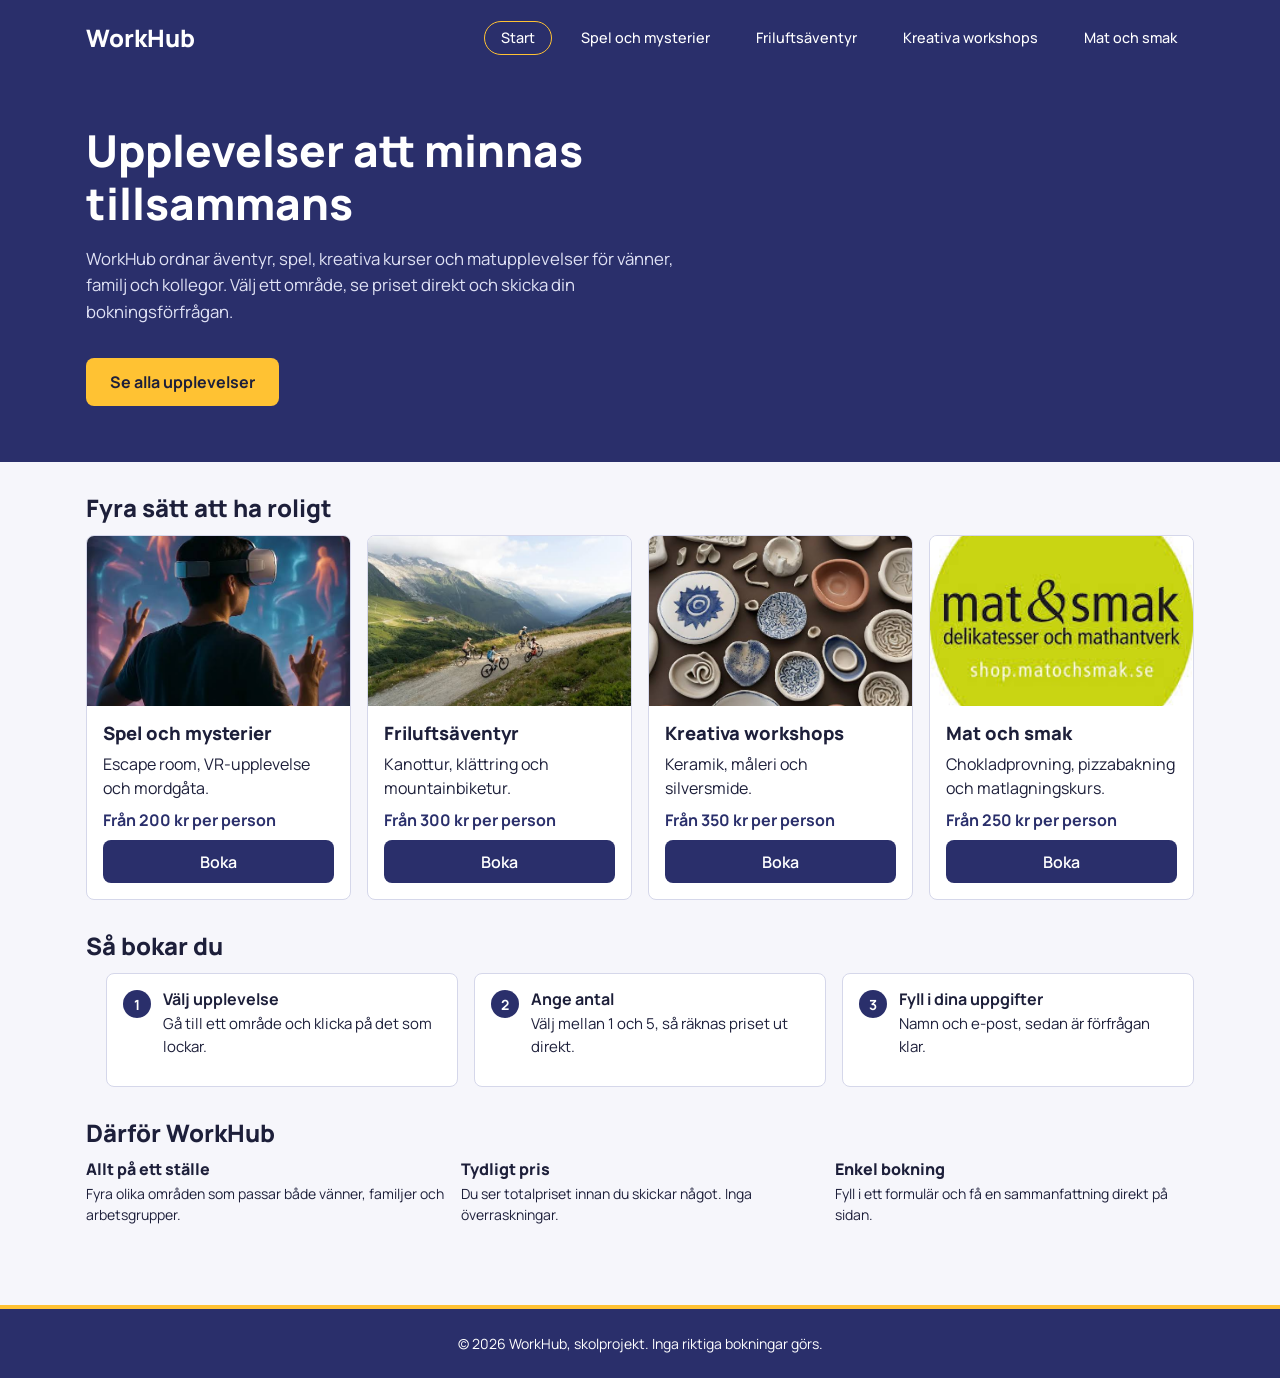
<file: index.html>
<!DOCTYPE html>
<html lang="sv">
<head>
  <meta charset="UTF-8">
  <meta name="viewport" content="width=device-width, initial-scale=1">
  <title>WorkHub – Upplevelser</title>
  <link rel="preconnect" href="https://fonts.googleapis.com">
  <link rel="preconnect" href="https://fonts.gstatic.com" crossorigin>
  <link href="https://fonts.googleapis.com/css2?family=Manrope:wght@200..800&display=swap" rel="stylesheet">
  <link rel="stylesheet" href="css/style.css">
</head>
<body>
  <div class="wrapper">

     <header>
      <div class="container">
      <a href="#" class="logo">WorkHub</a>
    <nav class="nav-menu">
      <a href="index.html" class="nav-link active">Start</a>
      <a href="spel.html" class="nav-link">Spel och mysterier</a>
      <a href="friluft.html" class="nav-link">Friluftsäventyr</a>
      <a href="workshops.html" class="nav-link">Kreativa workshops</a>
      <a href="mat-och-smak/mat.html" class="nav-link">Mat och smak</a>
    </nav>

      </div>
    </header>
    
    <main>
              <section class="hero-section">
<div class="container">
<div class="hero-content">
<h1>Upplevelser att minnas tillsammans</h1>
<p>
              WorkHub ordnar äventyr, spel, kreativa kurser och matupplevelser för vänner, familj och kollegor. 
              Välj ett område, se priset direkt och skicka din bokningsförfrågan.
</p>
<a href="#four-ways" id="hero-cta-btn" class="hero-btn">Se alla upplevelser</a>
</div>
</div>
</section>
      <div class="container">

        <section class="four-ways" >
          <h2>Fyra sätt att ha roligt</h2>
          <div class="four-ways-grid">

            <article class="way-card">
              <div class="way-card-img way-card-img-spel">
                <img src="images/escape.jfif" alt="VR-upplevelse">
              </div>
              <div class="way-card-body">
                <h3>Spel och mysterier</h3>
                <p>Escape room, VR-upplevelse och mordgåta.</p>
                <p class="way-card-price">Från 200 kr per person</p>
                <a class="way-card-link" href="spel.html">Boka</a>
              </div>
            </article>

            <article class="way-card">
              <div class="way-card-img way-card-img-friluft">
                <img src="images/mountain.jfif" alt="mountainbiketur" >
              </div>
              <div class="way-card-body">
                <h3>Friluftsäventyr</h3>
                <p>Kanottur, klättring och mountainbiketur.</p>
                <p class="way-card-price">Från 300 kr per person</p>
                <a class="way-card-link" href="friluft.html">Boka</a>
              </div>
            </article>

            <article class="way-card">
              <div class="way-card-img way-card-img-workshops">
                <img src="images/ceramic.jfif" alt="Keramik lera">
              </div>
              <div class="way-card-body">
                <h3>Kreativa workshops</h3>
                <p>Keramik, måleri och silversmide.</p>
                <p class="way-card-price">Från 350 kr per person</p>
                <a class="way-card-link" href="workshops.html">Boka</a>
              </div>
            </article>

            <article class="way-card">
              <div class="way-card-img way-card-img-mat">
                <img src="images/mat.jfif" alt="mat och smak">
              </div>
              <div class="way-card-body">
                <h3>Mat och smak</h3>
                <p>Chokladprovning, pizzabakning och matlagningskurs.</p>
                <p class="way-card-price">Från 250 kr per person</p>
                <a class="way-card-link" href="mat-och-smak/mat.html">Boka</a>
              </div>
            </article>

          </div>
        </section>
       



        <!-- Sa bokar du: tre steg som forklarar bokningsflodet -->
        <section class="how-to-book">
          <h2>Så bokar du</h2>
          <ol class="how-to-book-steps">

            <li class="step-card">
              <span class="step-number">1</span>
              <div class="step-body">
                <h3>Välj upplevelse</h3>
                <p>Gå till ett område och klicka på det som lockar.</p>
              </div>
            </li>

            <li class="step-card">
              <span class="step-number">2</span>
              <div class="step-body">
                <h3>Ange antal</h3>
                <p>Välj mellan 1 och 5, så räknas priset ut direkt.</p>
              </div>
            </li>

            <li class="step-card">
              <span class="step-number">3</span>
              <div class="step-body">
                <h3>Fyll i dina uppgifter</h3>
                <p>Namn och e-post, sedan är förfrågan klar.</p>
              </div>
            </li>

          </ol>
        </section>

        <section class="why-workhub">
   <h2>Därför WorkHub</h2>
<div class="why-workhub-content">
<article>
<h3>Allt på ett ställe</h3>
<p>Fyra olika områden som passar både vänner, familjer och arbetsgrupper.</p>
</article>
<article>
<h3>Tydligt pris</h3>
<p>Du ser totalpriset innan du skickar något. Inga överraskningar.</p>
</article>
<article>
<h3>Enkel bokning</h3>
<p>Fyll i ett formulär och få en sammanfattning direkt på sidan.</p>
</article>
</div>
        </section>
      </div>
    </main> 

    <footer class="site-footer">
      <div class="container">
        <p>&copy; 2026 WorkHub, skolprojekt. Inga riktiga bokningar görs.</p>
      </div>
    </footer>

  </div>
</body>
</html>
</file>
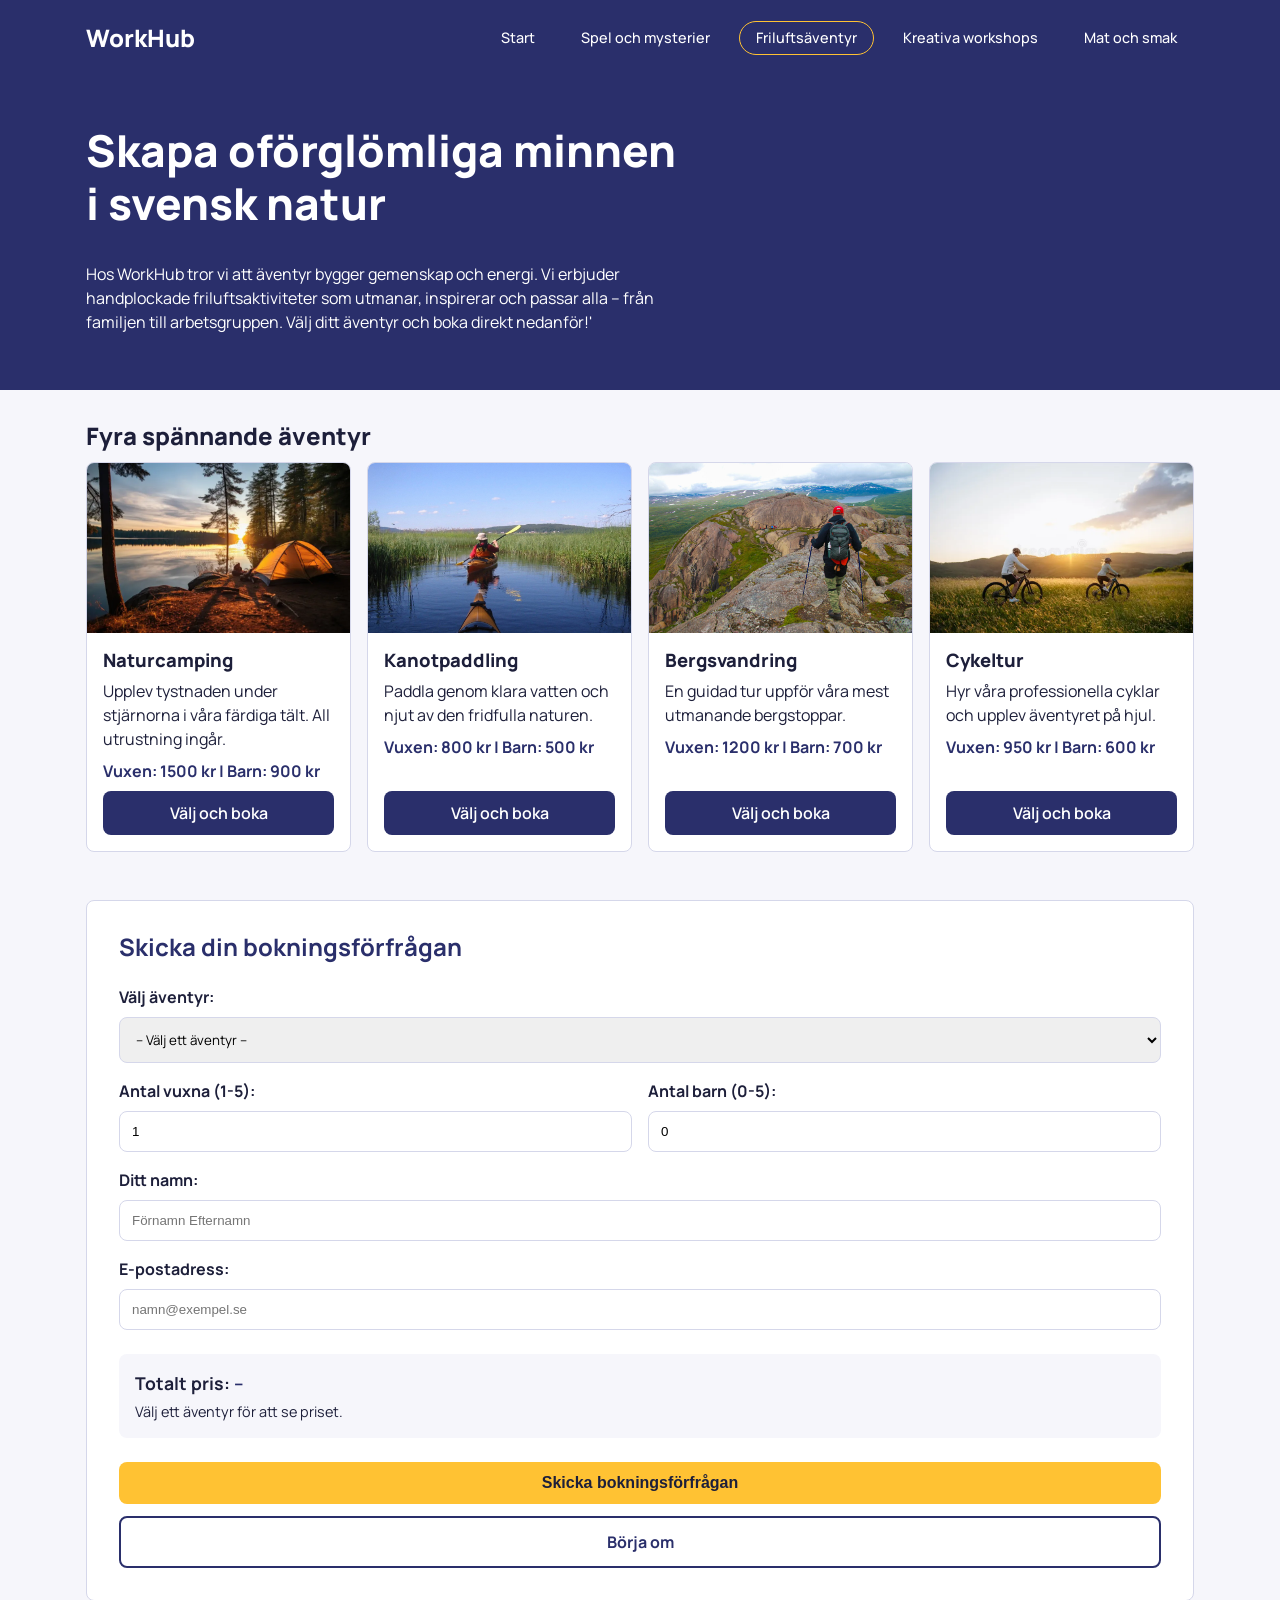
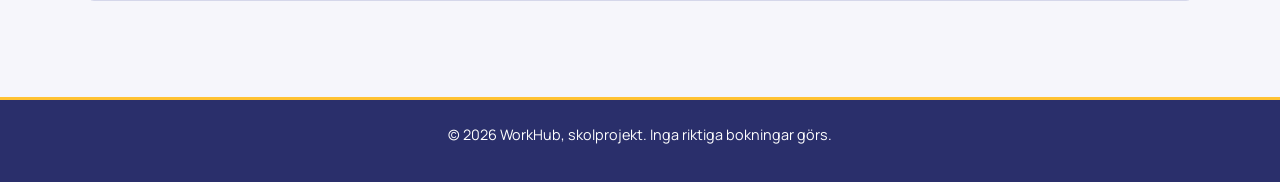
<file: friluft.html>
<!DOCTYPE html>
<html lang="sv">
<head>
  <meta charset="UTF-8">
  <meta name="viewport" content="width=device-width, initial-scale=1">
  <title>WorkHub – Friluftsäventyr</title>
  <link rel="preconnect" href="https://fonts.googleapis.com">
  <link rel="preconnect" href="https://fonts.gstatic.com" crossorigin>
  <link href="https://fonts.googleapis.com/css2?family=Manrope:wght@200..800&display=swap" rel="stylesheet">
  <link rel="stylesheet" href="css/friluft.css">
</head>
<body>
  <div class="wrapper">
   
    <!-- Header -->
    <header>
      <div class="container">
        <a href="index.html" class="logo">WorkHub</a>
        <nav class="nav-menu">
          <a href="index.html" class="nav-link">Start</a>
          <a href="spel.html" class="nav-link">Spel och mysterier</a>
          <a href="friluft.html" class="nav-link active">Friluftsäventyr</a>
          <a href="workshops.html" class="nav-link">Kreativa workshops</a>
          <a href="mat.html" class="nav-link">Mat och smak</a>
        </nav>
      </div>
    </header>
 
    <!-- Hero Section -->
    <section class="hero-section">
      <div class="container">
        <div class="hero-content">
          <h1>Skapa oförglömliga minnen i svensk natur</h1>
          <p>
          </p>Hos WorkHub tror vi att äventyr bygger gemenskap och energi. Vi erbjuder handplockade friluftsaktiviteter som utmanar, inspirerar och passar alla – från familjen till arbetsgruppen. Välj ditt äventyr och boka direkt nedanför!'
        </div>
      </div>
    </section>
 
    <main>
      <div class="container">
       
       
        <section class="four-ways" id="four-ways">
          <h2>Fyra spännande äventyr</h2>
          <div class="four-ways-grid">
 
            <!-- Activity 1 -->
            <article class="way-card">
              <div class="way-card-img way-card-img-camping">
                <img src="images/image.png" alt="Naturcamping">
              </div>
              <div class="way-card-body">
                <h3>Naturcamping</h3>
                <p>Upplev tystnaden under stjärnorna i våra färdiga tält. All utrustning ingår.</p>
                <p class="way-card-price">Vuxen: 1500 kr | Barn: 900 kr</p>
                <a href="#booking-section" class="way-card-link select-activity" data-activity="Naturcamping">Välj och boka</a>
              </div>
            </article>
 
            <!-- Activity 2 -->
            <article class="way-card">
              <div class="way-card-img way-card-img-kanot">
                <img src="images/Kajak.jpg" alt="Kanotpaddling">
              </div>
              <div class="way-card-body">
                <h3>Kanotpaddling</h3>
                <p>Paddla genom klara vatten och njut av den fridfulla naturen.</p>
                <p class="way-card-price">Vuxen: 800 kr | Barn: 500 kr</p>
                <a href="#booking-section" class="way-card-link select-activity" data-activity="Kanotpaddling">Välj och boka</a>
              </div>
            </article>
 
            <!-- Activity 3 -->
            <article class="way-card">
              <div class="way-card-img way-card-img-vandring">
                <img src="images/vandring.jpg" alt="Bergsvandring">
              </div>
              <div class="way-card-body">
                <h3>Bergsvandring</h3>
                <p>En guidad tur uppför våra mest utmanande bergstoppar.</p>
                <p class="way-card-price">Vuxen: 1200 kr | Barn: 700 kr</p>
                <a href="#booking-section" class="way-card-link select-activity" data-activity="Bergsvandring">Välj och boka</a>
              </div>
            </article>
 
            <!-- Activity 4 -->
            <article class="way-card">
              <div class="way-card-img way-card-img-cykel">
                <img src="images/cykeltur.webp" alt="Cykeltur">
              </div>
              <div class="way-card-body">
                <h3>Cykeltur</h3>
                <p>Hyr våra professionella cyklar och upplev äventyret på hjul.</p>
                <p class="way-card-price">Vuxen: 950 kr | Barn: 600 kr</p>
                <a href="#booking-section" class="way-card-link select-activity" data-activity="Cykeltur">Välj och boka</a>
              </div>
            </article>
 
          </div>
        </section>
 
       
<section id="booking-section" style="background: var(--surface); border: 1px solid var(--border); border-radius: var(--radius); padding: 2rem; margin: 3rem 0;">
  <h2 style="margin-bottom: 1.5rem; color: var(--primary);">Skicka din bokningsförfrågan</h2>
 
 
  <form id="booking-form" novalidate>
   
    <div style="margin-bottom: 1rem;">
      <label for="activity-select" style="display: block; font-weight: 700; margin-bottom: 0.5rem;">Välj äventyr:</label>
      <select id="activity-select" style="width: 100%; padding: 0.75rem; border: 1px solid var(--border); border-radius: var(--radius); font-family: inherit;">
       
        <option value="" disabled selected>-- Välj ett äventyr --</option>
      </select>
      <p id="activity-error" class="field-error" hidden></p>
    </div>
 
    <div style="display: grid; grid-template-columns: 1fr 1fr; gap: 1rem; margin-bottom: 1rem;">
      <div>
        <label for="adults-count" style="display: block; font-weight: 700; margin-bottom: 0.5rem;">Antal vuxna (1-5):</label>
        <input type="number" id="adults-count" min="1" max="5" value="1" style="width: 100%; padding: 0.75rem; border: 1px solid var(--border); border-radius: var(--radius);">
        <p id="adults-error" class="field-error" hidden></p>
      </div>
      <div>
        <label for="children-count" style="display: block; font-weight: 700; margin-bottom: 0.5rem;">Antal barn (0-5):</label>
        <input type="number" id="children-count" min="0" max="5" value="0" style="width: 100%; padding: 0.75rem; border: 1px solid var(--border); border-radius: var(--radius);">
        <p id="children-error" class="field-error" hidden></p>
      </div>
    </div>
 
    <div style="margin-bottom: 1rem;">
      <label for="user-name" style="display: block; font-weight: 700; margin-bottom: 0.5rem;">Ditt namn:</label>
      <input type="text" id="user-name" placeholder="Förnamn Efternamn" style="width: 100%; padding: 0.75rem; border: 1px solid var(--border); border-radius: var(--radius);">
      <p id="name-error" class="field-error" hidden></p>
    </div>
 
    <div style="margin-bottom: 1.5rem;">
      <label for="user-email" style="display: block; font-weight: 700; margin-bottom: 0.5rem;">E-postadress:</label>
     
      <input type="email" id="user-email" placeholder="namn@exempel.se" style="width: 100%; padding: 0.75rem; border: 1px solid var(--border); border-radius: var(--radius);">
      <p id="email-error" class="field-error" hidden></p>
    </div>
 
   
 
   
    <div style="background: var(--bg); padding: 1rem; border-radius: var(--radius); margin-bottom: 1.5rem; font-weight: 700; font-size: 1.1rem;">
      Totalt pris: <span id="total-price" style="color: var(--primary);">–</span>
      <p id="price-message" style="margin: 0.25rem 0 0; font-size: 0.9rem; font-weight: 400;">Välj ett äventyr för att se priset.</p>
    </div>
 
    <button type="submit" class="hero-btn" style="border: none; cursor: pointer; width: 100%; text-align: center;">Skicka bokningsförfrågan</button>
    <button type="button" id="reset-button" class="reset-btn">Börja om</button>
  </form>
 
 
  <!-- bekräftelse: visas när bokningen är giltig, formuläret döljs då -->
  <section id="confirmation-box" class="confirmation" hidden>
    <h3>Tack! Din bokningsförfrågan är skickad</h3>
    <dl class="confirmation-list">
      <div><dt>Namn</dt><dd id="confirmation-name"></dd></div>
      <div><dt>E-post</dt><dd id="confirmation-email"></dd></div>
      <div><dt>Äventyr</dt><dd id="confirmation-activity"></dd></div>
      <div><dt>Antal</dt><dd id="confirmation-count"></dd></div>
      <div><dt>Totalpris</dt><dd id="confirmation-total"></dd></div>
    </dl>
    <button type="button" id="new-booking-button" class="reset-btn">Börja om</button>
  </section>
</section>
 
      </div>
    </main>
 
  <footer class="site-footer" style="background-color: #2a2f6b; border-top: 3px solid #ffc233; padding: 1.5rem 0; margin-top: 3rem;">
  <div class="container" style="text-align: center; color: #ffffff; font-size: 0.9rem;">
    <p>&copy; 2026 WorkHub, skolprojekt. Inga riktiga bokningar görs.</p>
  </div>
</footer>
 
  </div>
  <script src="friluft.js"></script>
</body>
</html>
</file>
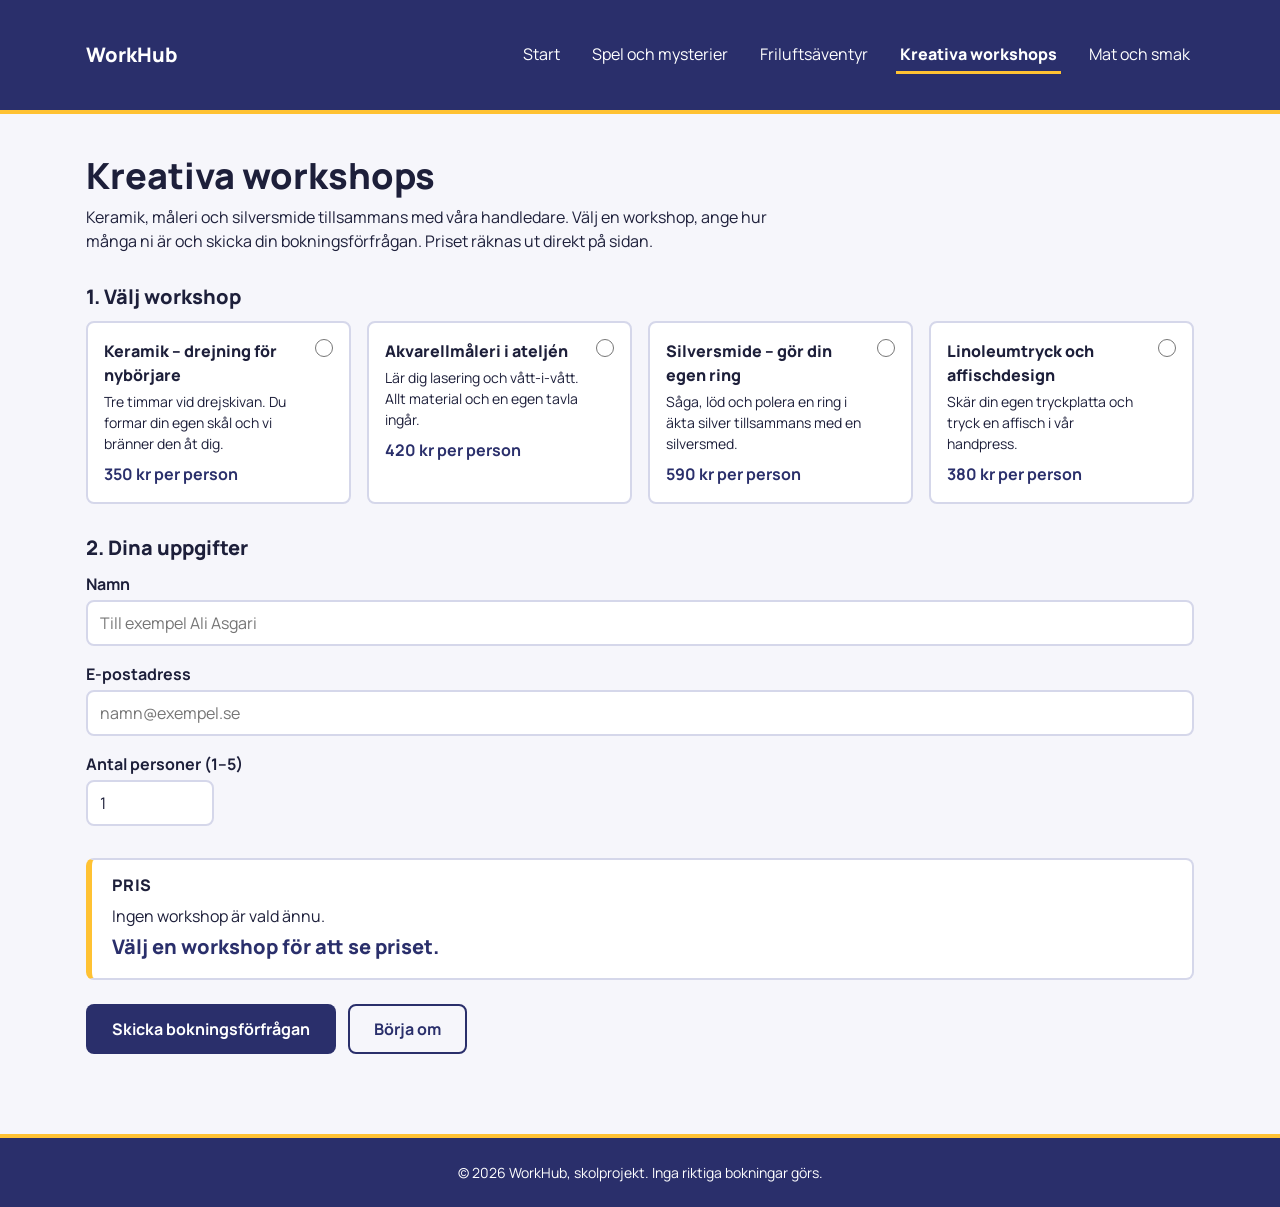
<file: kreativa-workshops.html>
<!DOCTYPE html>
<html lang="sv">
<head>
  <meta charset="UTF-8">
  <meta name="viewport" content="width=device-width, initial-scale=1">
  <title>Kreativa workshops – WorkHub</title>
  <link rel="preconnect" href="https://fonts.googleapis.com">
  <link rel="preconnect" href="https://fonts.gstatic.com" crossorigin>
  <link href="https://fonts.googleapis.com/css2?family=Manrope:wght@200..800&display=swap" rel="stylesheet">
  <link rel="stylesheet" href="css/style.css">
  <link rel="stylesheet" href="css/kreativa-workshops.css">
</head>
<body>
  <div class="wrapper">

    <!-- Sidhuvud med gemensam navigation till alla bokningssidor -->
    <header class="site-header">
      <div class="container site-header__inner">
        <a class="site-logo" href="index.html">WorkHub</a>
        <nav class="site-nav" aria-label="Huvudmeny">
          <ul>
            <li><a href="index.html">Start</a></li>
            <li><a href="spel-och-mysterier.html">Spel och mysterier</a></li>
            <li><a href="friluftsaventyr.html">Friluftsäventyr</a></li>
            <li><a href="kreativa-workshops.html" aria-current="page">Kreativa workshops</a></li>
            <li><a href="mat-och-smak.html">Mat och smak</a></li>
          </ul>
        </nav>
      </div>
    </header>

    <main>
      <div class="container">

        <!-- Kort presentation av bokningsområdet -->
        <section class="page-intro">
          <h1>Kreativa workshops</h1>
          <p>
            Keramik, måleri och silversmide tillsammans med våra handledare. Välj en workshop,
            ange hur många ni är och skicka din bokningsförfrågan. Priset räknas ut direkt på sidan.
          </p>
        </section>

        <!-- novalidate stänger av webbläsarens inbyggda validering.
             All kontroll av uppgifterna görs i egen JavaScript. -->
        <form id="bookingForm" class="booking" novalidate>

          <!-- Steg 1: erbjudandena skapas av JavaScript utifrån en array av objekt -->
          <section class="booking__step">
            <h2>1. Välj workshop</h2>
            <fieldset class="offers" id="offerList" aria-describedby="offerError">
              <legend class="sr-only">Våra workshops</legend>
              <!-- Korten fylls i av JavaScript -->
            </fieldset>
            <p class="field-error" id="offerError" role="alert"></p>
          </section>

          <!-- Steg 2: kundens uppgifter. Varje fält har en egen felruta direkt under sig. -->
          <section class="booking__step">
            <h2>2. Dina uppgifter</h2>

            <div class="field">
              <label for="nameInput">Namn</label>
              <input type="text" id="nameInput" name="name" autocomplete="name"
                     placeholder="Till exempel Ali Asgari" aria-describedby="nameError">
              <p class="field-error" id="nameError" role="alert"></p>
            </div>

            <div class="field">
              <label for="emailInput">E-postadress</label>
              <input type="text" id="emailInput" name="email" autocomplete="email"
                     placeholder="namn@exempel.se" aria-describedby="emailError">
              <p class="field-error" id="emailError" role="alert"></p>
            </div>

            <div class="field field--narrow">
              <label for="quantityInput">Antal personer (1–5)</label>
              <input type="text" id="quantityInput" name="quantity" value="1" inputmode="numeric"
                     aria-describedby="quantityError">
              <p class="field-error" id="quantityError" role="alert"></p>
            </div>
          </section>

          <!-- Prisruta. aria-live gör att skärmläsare läser upp nya priset. -->
          <section class="summary" aria-live="polite">
            <h2>Pris</h2>
            <p class="summary__selected" id="selectedOfferText">Ingen workshop är vald ännu.</p>
            <p class="summary__price" id="priceText">Välj en workshop för att se priset.</p>
          </section>

          <div class="booking__actions">
            <button type="submit" class="btn btn--primary" id="submitButton">
              Skicka bokningsförfrågan
            </button>
            <button type="button" class="btn btn--ghost" id="resetButton">
              Börja om
            </button>
          </div>

        </form>

        <!-- Bekräftelsen byggs av JavaScript när alla uppgifter är giltiga -->
        <section class="confirmation" id="confirmation" hidden aria-live="polite"></section>

      </div>
    </main>

    <footer class="site-footer">
      <div class="container">
        <p>&copy; 2026 WorkHub, skolprojekt. Inga riktiga bokningar görs.</p>
      </div>
    </footer>

  </div>

  <script src="js/kreativa-workshops.js"></script>
</body>
</html>
</file>
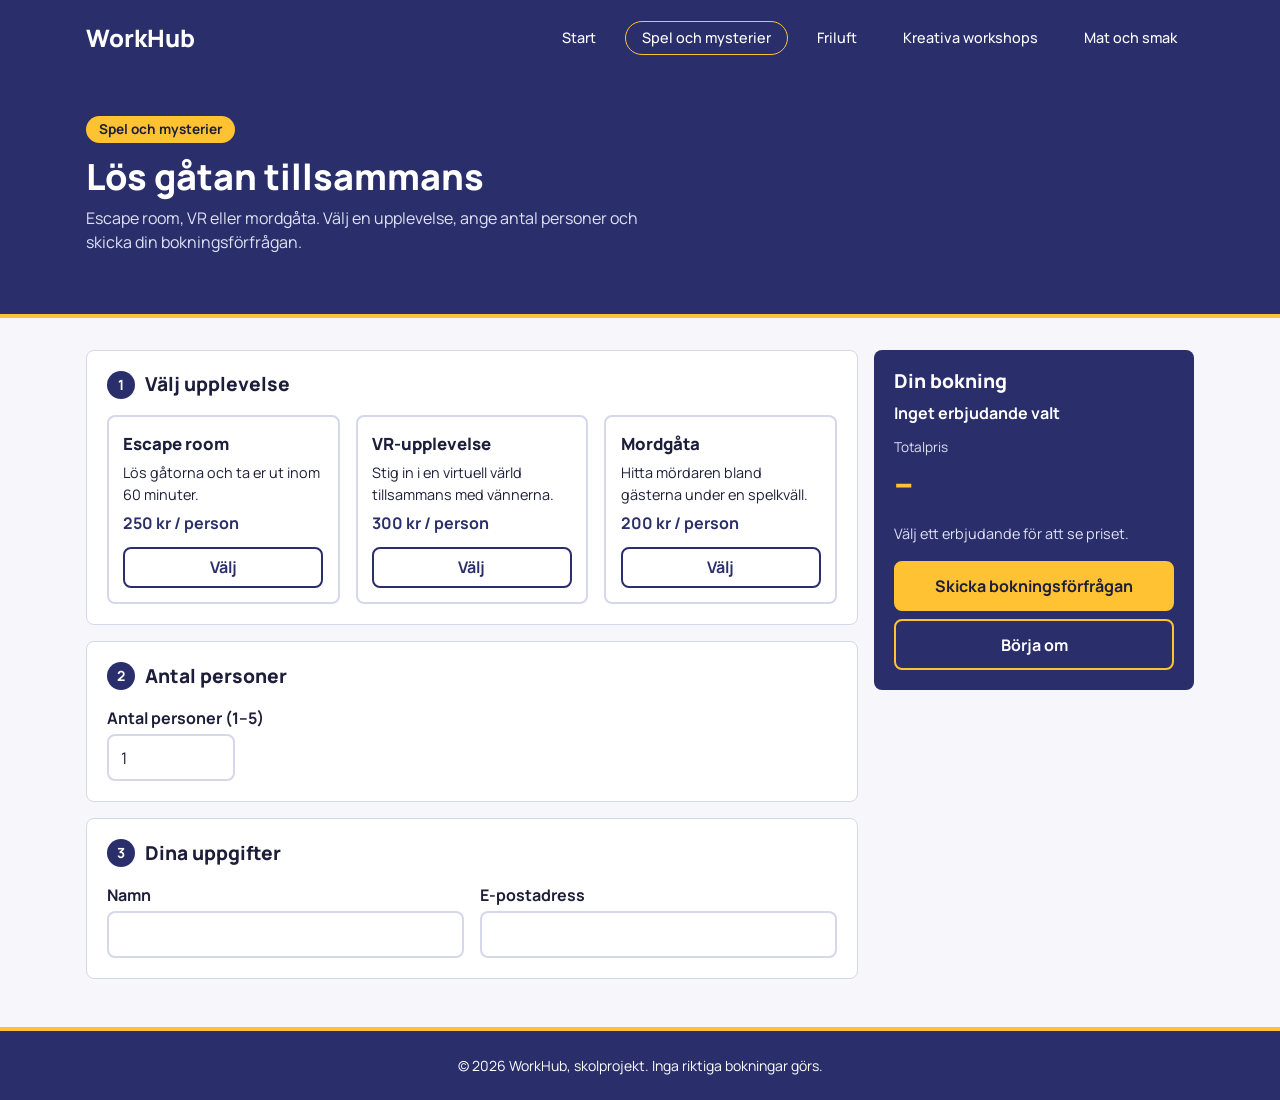
<file: spel.html>
<!DOCTYPE html>
<html lang="sv">
<head>
  <meta charset="UTF-8">
  <meta name="viewport" content="width=device-width, initial-scale=1">
  <title>Spel och mysterier – WorkHub</title>
  <link rel="preconnect" href="https://fonts.googleapis.com">
  <link rel="preconnect" href="https://fonts.gstatic.com" crossorigin>
  <link href="https://fonts.googleapis.com/css2?family=Manrope:wght@200..800&display=swap" rel="stylesheet">
  <link rel="stylesheet" href="css/style.css">
  <link rel="stylesheet" href="css/spel.css">
</head>
<body>
  <div class="wrapper">

    <header>
      <div class="container">
        <a href="index.html" class="logo">WorkHub</a>
        <nav class="nav-menu">
          <a href="index.html" class="nav-link">Start</a>
          <a href="spel.html" class="nav-link active" aria-current="page">Spel och mysterier</a>
          <a href="friluft.html" class="nav-link">Friluft</a>
          <a href="workshops.html" class="nav-link">Kreativa workshops</a>
          <a href="mat-och-smak/mat.html" class="nav-link">Mat och smak</a>
        </nav>
      </div>
    </header>

    <main>
      <!-- Sidans hero, samma stil som startsidan men lägre -->
      <section class="page-hero">
        <div class="container">
          <p class="page-hero-tag">Spel och mysterier</p>
          <h1>Lös gåtan tillsammans</h1>
          <p>Escape room, VR eller mordgåta. Välj en upplevelse, ange antal personer och skicka din bokningsförfrågan.</p>
        </div>
      </section>

      <div class="container booking-layout">

        <!-- novalidate: webbläsarens egen validering är avstängd, JavaScript validerar -->
        <form id="booking-form" class="booking-form" novalidate>

          <section class="booking-step">
            <h2 class="booking-step-title"><span class="step-number">1</span> Välj upplevelse</h2>
            <div id="activity-list" class="offer-grid"></div>
            <p id="activity-error" class="field-error" hidden></p>
          </section>

          <section class="booking-step">
            <h2 class="booking-step-title"><span class="step-number">2</span> Antal personer</h2>
            <label for="guests">Antal personer (1–5)</label>
            <input id="guests" type="text" inputmode="numeric" value="1" class="input-narrow">
            <p id="guests-error" class="field-error" hidden></p>
          </section>

          <section class="booking-step">
            <h2 class="booking-step-title"><span class="step-number">3</span> Dina uppgifter</h2>
            <div class="field-row">
              <div>
                <label for="customer-name">Namn</label>
                <input id="customer-name" type="text">
                <p id="name-error" class="field-error" hidden></p>
              </div>
              <div>
                <label for="customer-email">E-postadress</label>
                <input id="customer-email" type="text">
                <p id="email-error" class="field-error" hidden></p>
              </div>
            </div>
          </section>

          <!-- Prisrutan ligger bredvid formuläret på stor skärm -->
          <aside class="price-box">
            <h2>Din bokning</h2>
            <p id="price-summary" class="price-summary">Inget erbjudande valt</p>
            <p class="price-label">Totalpris</p>
            <p id="total-price" class="total-price">–</p>
            <p id="price-message" class="price-message">Välj ett erbjudande för att se priset.</p>

            <div class="price-actions">
              <button id="submit-button" type="submit" class="btn-primary">Skicka bokningsförfrågan</button>
              <button type="button" class="btn-outline" data-reset>Börja om</button>
            </div>
          </aside>
        </form>

        <!-- Bekräftelse: visas när alla uppgifter är giltiga -->
        <section id="confirmation" class="receipt" hidden>
          <h2>✓ Tack! Din bokningsförfrågan är skickad</h2>
          <ul id="confirmation-list"></ul>
          <button type="button" class="btn-outline" data-reset>Börja om</button>
        </section>
      </div>
    </main>

    <footer class="site-footer">
      <div class="container">
        <p>&copy; 2026 WorkHub, skolprojekt. Inga riktiga bokningar görs.</p>
      </div>
    </footer>

  </div>

  <script src="js/spel.js"></script>
</body>
</html>
</file>
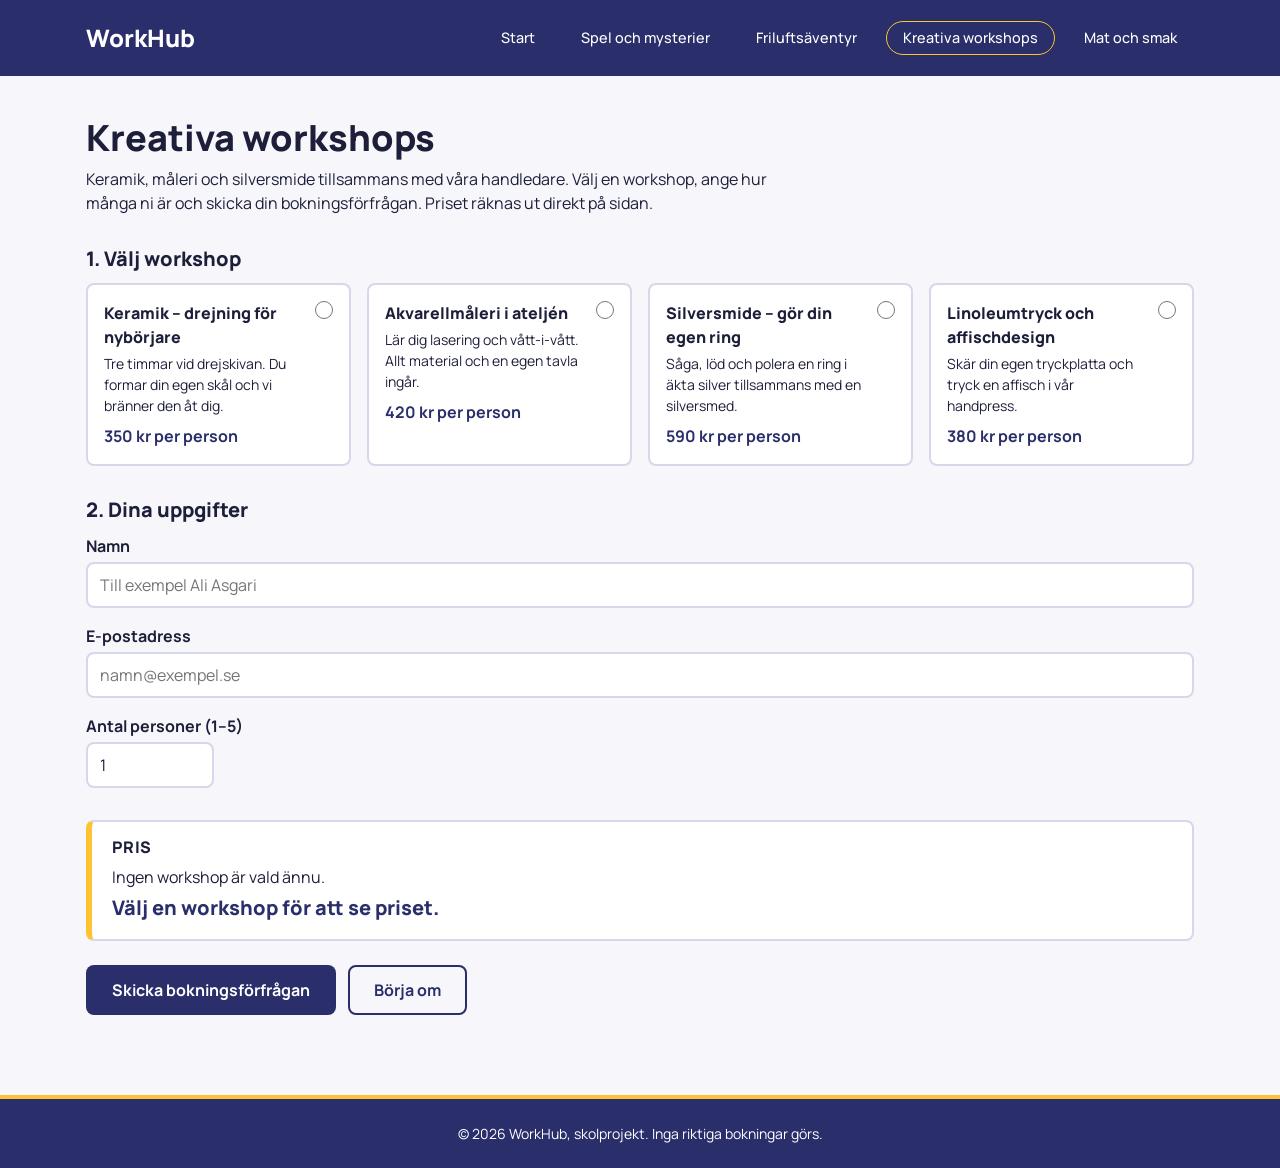
<file: workshops.html>
<!DOCTYPE html>
<html lang="sv">
<head>
  <meta charset="UTF-8">
  <meta name="viewport" content="width=device-width, initial-scale=1">
  <title>Kreativa workshops – WorkHub</title>
  <link rel="preconnect" href="https://fonts.googleapis.com">
  <link rel="preconnect" href="https://fonts.gstatic.com" crossorigin>
  <link href="https://fonts.googleapis.com/css2?family=Manrope:wght@200..800&display=swap" rel="stylesheet">
  <link rel="stylesheet" href="css/style.css">
  <link rel="stylesheet" href="css/kreativa-workshops.css">
</head>
<body>
  <div class="wrapper">

    <!-- Sidhuvud med gemensam navigation till alla bokningssidor -->
    <header>
      <div class="container">
        <a href="index.html" class="logo">WorkHub</a>
        <nav class="nav-menu">
          <a href="index.html" class="nav-link">Start</a>
          <a href="spel.html" class="nav-link">Spel och mysterier</a>
          <a href="friluft.html" class="nav-link">Friluftsäventyr</a>
          <a href="workshops.html" class="nav-link active" aria-current="page">Kreativa workshops</a>
          <a href="mat-och-smak/mat.html" class="nav-link">Mat och smak</a>
        </nav>
      </div>
    </header>

    <main>
      <div class="container">

        <!-- Kort presentation av bokningsområdet -->
        <section class="page-intro">
          <h1>Kreativa workshops</h1>
          <p>
            Keramik, måleri och silversmide tillsammans med våra handledare. Välj en workshop,
            ange hur många ni är och skicka din bokningsförfrågan. Priset räknas ut direkt på sidan.
          </p>
        </section>

        <!-- novalidate stänger av webbläsarens inbyggda validering.
             All kontroll av uppgifterna görs i egen JavaScript. -->
        <form id="bookingForm" class="booking" novalidate>

          <!-- Steg 1: erbjudandena skapas av JavaScript utifrån en array av objekt -->
          <section class="booking__step">
            <h2>1. Välj workshop</h2>
            <fieldset class="offers" id="offerList" aria-describedby="offerError">
              <legend class="sr-only">Våra workshops</legend>
              <!-- Korten fylls i av JavaScript -->
            </fieldset>
            <p class="field-error" id="offerError" role="alert"></p>
          </section>

          <!-- Steg 2: kundens uppgifter. Varje fält har en egen felruta direkt under sig. -->
          <section class="booking__step">
            <h2>2. Dina uppgifter</h2>

            <div class="field">
              <label for="nameInput">Namn</label>
              <input type="text" id="nameInput" name="name" autocomplete="name"
                     placeholder="Till exempel Ali Asgari" aria-describedby="nameError">
              <p class="field-error" id="nameError" role="alert"></p>
            </div>

            <div class="field">
              <label for="emailInput">E-postadress</label>
              <input type="text" id="emailInput" name="email" autocomplete="email"
                     placeholder="namn@exempel.se" aria-describedby="emailError">
              <p class="field-error" id="emailError" role="alert"></p>
            </div>

            <div class="field field--narrow">
              <label for="quantityInput">Antal personer (1–5)</label>
              <input type="text" id="quantityInput" name="quantity" value="1" inputmode="numeric"
                     aria-describedby="quantityError">
              <p class="field-error" id="quantityError" role="alert"></p>
            </div>
          </section>

          <!-- Prisruta. aria-live gör att skärmläsare läser upp nya priset. -->
          <section class="summary" aria-live="polite">
            <h2>Pris</h2>
            <p class="summary__selected" id="selectedOfferText">Ingen workshop är vald ännu.</p>
            <p class="summary__price" id="priceText">Välj en workshop för att se priset.</p>
          </section>

          <div class="booking__actions">
            <button type="submit" class="btn btn--primary" id="submitButton">
              Skicka bokningsförfrågan
            </button>
            <button type="button" class="btn btn--ghost" id="resetButton">
              Börja om
            </button>
          </div>

        </form>

        <!-- Bekräftelsen byggs av JavaScript när alla uppgifter är giltiga -->
        <section class="confirmation" id="confirmation" hidden aria-live="polite"></section>

      </div>
    </main>

    <footer class="site-footer">
      <div class="container">
        <p>&copy; 2026 WorkHub, skolprojekt. Inga riktiga bokningar görs.</p>
      </div>
    </footer>

  </div>

  <script src="js/kreativa-workshops.js"></script>
</body>
</html>
</file>
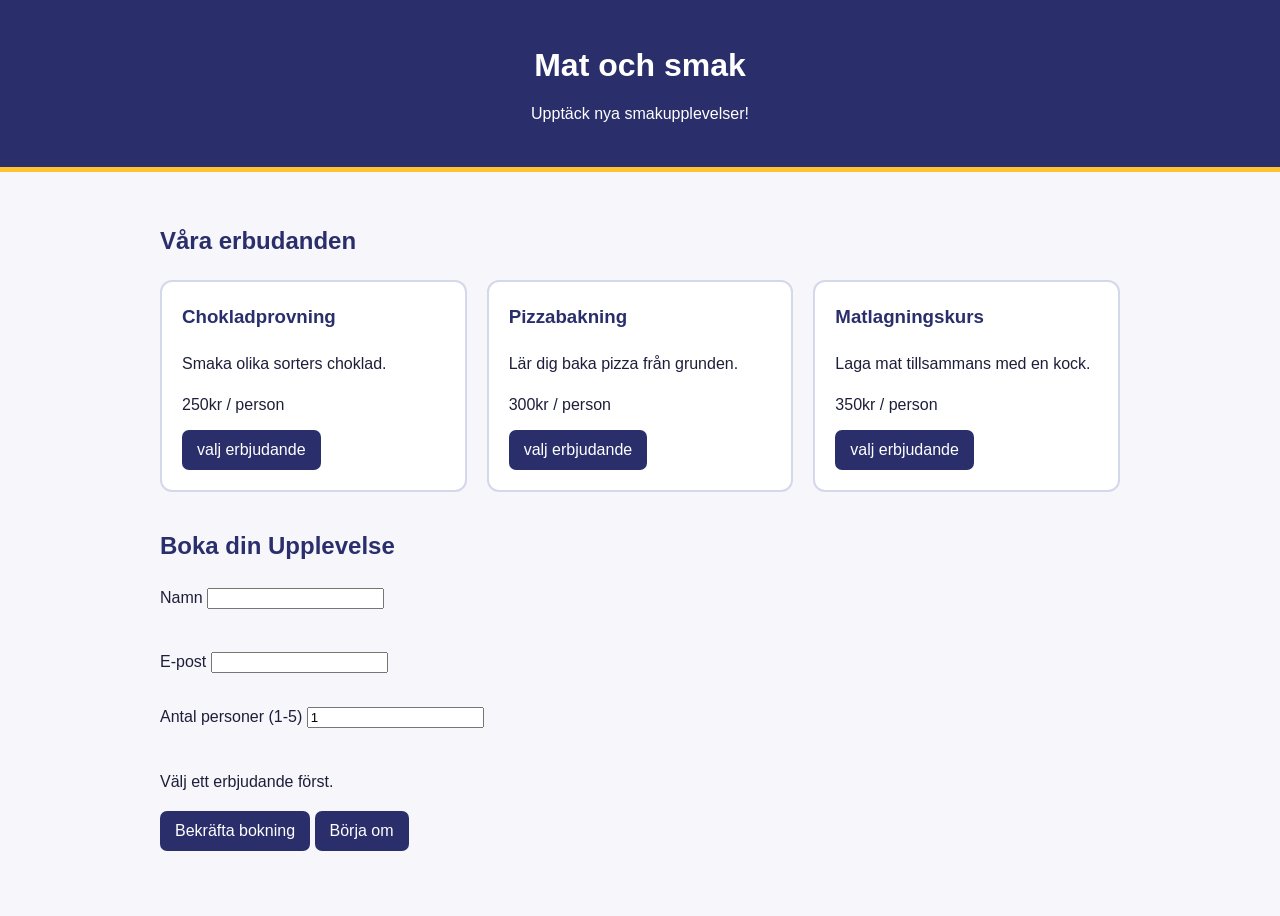
<file: mat-och-smak/mat.html>
<!DOCTYPE html>
<html lang="sv">
    <head>
        <meta charset="UTF-8">
        <meta name="viewport" content="width=device-width, initial-scale=1.0">
        <title>Mat och smak | WorkHub</title>
        <link rel="stylesheet" href="mat.css">
        <script src="mat.js" defer></script>
    </head>
    <body>
        <header>
            <h1>Mat och smak</h1>
            <p>Upptäck nya smakupplevelser!</p>
        </header>
        <main>
            <section id="erbjdanden">
                <h2>Våra erbudanden</h2>
                <div id="erbjudande-lista">
                    <!--JavaScript visar erbjudandena här-->
                </div>
                <p id="erbjudande-fel"></p>
            </section>
            <section id="bokning">
                <h2>Boka din Upplevelse</h2>

                <form id="bokningsform" novalidate>
                    <label for="namn">Namn</label>
                    <input type="text" id="namn">
                    <p id="namn-fel"></p>

                    <label for="email">E-post</label>
                    <input type="text" id="email">
                   <p id="email-fel"></p>

                   <label for="antal">Antal personer (1-5)</label>
                   <input type="number" id="antal" min="1" value="1">
                   <p id="antal-fel"></p>

                   <p id="totalpris"> Välj ett erbjudande först.</p>

                   <button type="submit">Bekräfta bokning</button>
                   <button type="reset">Börja om</button>

                </form>
                <div id="bekräftelse" hidden></div>
            </section>
        </main>
    </body>

</html>
</file>
<file: css/style.css>
:root {
  --bg: #f6f6fb;
  --surface: #ffffff;
  --text: #1d1f3a;
  --primary: #2a2f6b;
  --primary-dark: #1b1e4a;
  --accent: #ffc233;
  --border: #d5d7ea;
  --error: #b3261e;
  --radius: 8px;
}
 

* {
  box-sizing: border-box;
  margin: 0;
  padding: 0;
}
 
body {
  font-family: "Manrope", sans-serif;
  font-weight: 400;
  font-style: normal;
  font-size: 1rem;
  line-height: 1.5;
  background: var(--bg);
  color: var(--text);
}
 

.wrapper {
  display: grid;
  grid-template-rows: auto 1fr auto;
  min-height: 100vh;
}
 
.container {
  width: 100%;
  padding-left: 1rem;
  padding-right: 1rem;
  margin-left: auto;
  margin-right: auto;
}
 
@media (min-width: 576px) {
  .container {
    max-width: 540px;
  }
}
 
@media (min-width: 768px) {
  .container {
    max-width: 720px;
  }
}
 
@media (min-width: 992px) {
  .container {
    max-width: 960px;
  }
}
 
@media (min-width: 1200px) {
  .container {
    max-width: 1140px;
  }
}
 
@media (min-width: 1400px) {
  .container {
    max-width: 1320px;
  }
}
 
h1, h2, h3 {
  line-height: 1.2;
  margin-bottom: .5rem;
}
 
p {
  margin-bottom: .75rem;
}
 
ul, ol {
  padding-left: 1.25rem;
  margin-bottom: .75rem;
}
 
a {
  color: var(--primary);
}

/*Därför workHub section */
.why-workhub {
  margin-top: 2rem;
  margin-bottom: 2rem;
}

.why-workhub h2{
  color: var(--text);
  font-size: 1.5rem;
  font-weight: 800;
  margin-bottom: 0.75rem;
}

.why-workhub-content {
  display: flex;
  gap: 1rem;
  align-items: flex-start;
}
.why-workhub-content article {
  flex: 1;
  min-width: 0;
}
.why-workhub-content h3{
  color: var(--text);
  font-size: 1rem;
  font-weight: 800;
  margin-bottom: 0.25rem;
}
.why-workhub-content P{
  color: var(--text);
  font-size: 0.875rem;
  line-height: 1.5;
  margin: 0;
}

@media (max-width: 600px) {
.why-workhub-content {
  flex-direction: column;
  gap: 1rem;
}
}


/* ===========================================================
   GEMENSAM BAS: navigation, knappar och formulärfält
   Tillagt av Ali. Delas av alla bokningssidor.
   =========================================================== */

/* Dold text som bara skärmläsare läser upp */
.sr-only {
  position: absolute;
  width: 1px;
  height: 1px;
  padding: 0;
  overflow: hidden;
  clip: rect(0, 0, 0, 0);
  white-space: nowrap;
  border: 0;
}

/* --- Sidhuvud och navigation --- */
.site-header {
  background: var(--primary);
  border-bottom: 4px solid var(--accent);
}

.site-header__inner {
  display: flex;
  flex-wrap: wrap;
  align-items: center;
  gap: 1rem 2rem;
  padding-top: 1rem;
  padding-bottom: 1rem;
}

.site-logo {
  font-size: 1.25rem;
  font-weight: 800;
  color: #fff;
  text-decoration: none;
}

.site-nav ul {
  display: flex;
  flex-wrap: wrap;
  gap: .25rem 1.5rem;
  list-style: none;
  padding: 0;
  margin: 0;
}

.site-nav a {
  display: inline-block;
  padding: .35rem .25rem;
  color: #fff;
  text-decoration: none;
  border-bottom: 3px solid transparent;
}

.site-nav a:hover,
.site-nav a:focus-visible {
  border-bottom-color: var(--accent);
}

/* Markerar vilken sida besökaren står på, med både färg och ram */
.site-nav a[aria-current="page"] {
  font-weight: 800;
  border-bottom-color: var(--accent);
}

/* --- Sidfot --- */
.site-footer {
  background: var(--primary);
  border-top: 4px solid var(--accent);
  color: #fff;
  text-align: center;
  padding-top: 1.5rem;
  padding-bottom: 1.5rem;
  margin-top: 3rem;
}

.site-footer p {
  margin: 0;
  font-size: .875rem;
}

/* --- Knappar --- */
.btn {
  display: inline-block;
  font-family: inherit;
  font-size: 1rem;
  font-weight: 700;
  padding: .75rem 1.5rem;
  border: 2px solid transparent;
  border-radius: var(--radius);
  cursor: pointer;
}

.btn--primary {
  background: var(--primary);
  color: #fff;
}

.btn--primary:hover {
  background: var(--primary-dark);
}

.btn--ghost {
  background: transparent;
  color: var(--primary);
  border-color: var(--primary);
}

.btn--ghost:hover {
  background: var(--primary);
  color: #fff;
}

.btn:disabled {
  opacity: .5;
  cursor: not-allowed;
}

/* Tydlig fokusram för tangentbordsnavigering */
.btn:focus-visible,
.site-nav a:focus-visible,
input:focus-visible {
  outline: 3px solid var(--accent);
  outline-offset: 2px;
}

/* --- Formulärfält --- */
.field {
  margin-bottom: 1rem;
}

.field label {
  display: block;
  font-weight: 700;
  margin-bottom: .25rem;
}

.field input {
  width: 100%;
  font-family: inherit;
  font-size: 1rem;
  padding: .625rem .75rem;
  color: var(--text);
  background: var(--surface);
  border: 2px solid var(--border);
  border-radius: var(--radius);
}

.field--narrow input {
  max-width: 8rem;
}

.field input:disabled {
  background: var(--bg);
  color: #6b6d8a;
}

/* Fel markeras med både röd ram och ett extra streck till vänster */
.field input.input--invalid {
  border-color: var(--error);
  border-left-width: 6px;
}

/* Felrutan tar ingen plats förrän den har text */
.field-error {
  margin: .25rem 0 0;
  font-size: .875rem;
  font-weight: 700;
  color: var(--error);
}

.field-error:empty {
  display: none;
}

/* Felmeddelanden inleds med ordet Fel, så att informationen
   inte bara förmedlas med den röda färgen */
.field-error--visible::before {
  content: "\26A0 Fel: ";
}
/* Fyra sätt att ha roligt section */
.four-ways {
  margin-top: 2rem;
  margin-bottom: 2rem;
}

.four-ways h2 {
  color: var(--text);
  font-size: 1.5rem;
  font-weight: 800;
  margin-bottom: 0.75rem;
}

.four-ways-grid {
  display: grid;
  grid-template-columns: repeat(auto-fit, minmax(220px, 1fr));
  gap: 1rem;
}

.way-card {
  display: flex;
  flex-direction: column;
  background: var(--surface);
  border: 1px solid var(--border);
  border-radius: var(--radius);
  overflow: hidden;
}

.way-card-img {
  height: 170px;
  overflow: hidden;
}

.way-card-img img {
  display: block;
  width: 100%;
  height: 100%;
  object-fit: cover;
}

.way-card-body {
  display: flex;
  flex-direction: column;
  flex: 1;
  gap: 0.5rem;
  padding: 1rem;
}

.way-card-body h3 {
  color: var(--text);
  font-size: 1.15rem;
  font-weight: 800;
  margin: 0;
}

.way-card-body p {
  margin: 0;
}

.way-card-price {
  color: var(--primary);
  font-weight: 700;
}

.way-card-link {
  display: inline-block;
  margin-top: auto;
  padding: 0.6rem 1.1rem;
  text-align: center;
  text-decoration: none;
  font-weight: 600;
  color: #fff;
  background: var(--primary);
  border-radius: var(--radius);
}

.way-card-link:hover {
  background: var(--primary-dark);
}


/* =========================================
   Header 
   ========================================= */

header {
  background-color: var(--primary);
  padding: 1.25rem 0;
}

header .container {
  display: flex;
  justify-content: space-between;
  align-items: center;
}

.logo {
  color: #ffffff;
  font-size: 1.5rem;
  font-weight: 800;
  text-decoration: none;
}

.nav-menu {
  display: flex;
  gap: 0.75rem;
  align-items: center;
}

.nav-link {
  color: #ffffff;
  text-decoration: none;
  font-size: 0.9rem;
  font-weight: 500;
  padding: 0.35rem 1rem;
  border-radius: 20px;
  border: 1px solid transparent;
  transition: all 0.2s ease-in-out;
}

.nav-link.active,
.nav-link:hover {
  border-color: var(--accent);
}

@media (max-width: 768px) {
  header .container {
    flex-direction: column;
    gap: 1rem;
  }
  
  .nav-menu {
    flex-wrap: wrap;
    justify-content: center;
  }
}
/* =========================================
   Hero
   ========================================= */
.hero-section {
  background-color: var(--primary);
  padding: 3rem 0 3.5rem 0;
  color: #ffffff;
  width: 100%;
}
 
.hero-content {
  max-width: 600px;
}
 
.hero-content h1 {
  font-size: 2.75rem;
  font-weight: 800;
  line-height: 1.2;
  margin-bottom: 1rem;
  color: #ffffff;
}
 
.hero-content p {
  font-size: 1.05rem;
  line-height: 1.6;
  margin-bottom: 2rem;
  color: #e0e2f5;
}
 
.hero-btn {
  display: inline-block;
  background-color: var(--accent);
  color: var(--text);
  text-decoration: none;
  padding: 0.75rem 1.5rem;
  font-size: 1rem;
  font-weight: 700;
  border-radius: var(--radius);
  transition: transform 0.2s ease, opacity 0.2s ease;
}
 
.hero-btn:hover {
  opacity: 0.9;
  transform: translateY(-2px);
 
}


/* ===========================================================
   SA BOKAR DU
   Tillagt av Ali. Tre steg som forklarar bokningsflodet.
   Samma kortstil som .way-card, sa att sidan hanger ihop.
   =========================================================== */

.how-to-book {
  margin-top: 2rem;
  margin-bottom: 2rem;
}

.how-to-book h2 {
  color: var(--text);
  font-size: 1.5rem;
  font-weight: 800;
  margin-bottom: 0.75rem;
}

.how-to-book-steps {
  display: grid;
  grid-template-columns: repeat(auto-fit, minmax(220px, 1fr));
  gap: 1rem;
  list-style: none;
}

.step-card {
  display: flex;
  align-items: flex-start;
  gap: 0.75rem;
  background: var(--surface);
  border: 1px solid var(--border);
  border-radius: var(--radius);
  padding: 1rem;
}

/* Siffran ar en egen cirkel, sa att stegens ordning syns
   aven for den som inte uppfattar farger. */
.step-number {
  flex-shrink: 0;
  width: 1.75rem;
  height: 1.75rem;
  display: flex;
  align-items: center;
  justify-content: center;
  background: var(--primary);
  color: #fff;
  border-radius: 50%;
  font-size: 0.875rem;
  font-weight: 700;
}

.step-body h3 {
  font-size: 1rem;
  font-weight: 700;
  margin-bottom: 0.25rem;
}

.step-body p {
  font-size: 0.9375rem;
}
</file>
<file: css/friluft.css>
:root {
  --bg: #f6f6fb;
  --surface: #ffffff;
  --text: #1d1f3a;
  --primary: #2a2f6b;
  --primary-dark: #1b1e4a;
  --accent: #ffc233;
  --border: #d5d7ea;
  --error: #b3261e;
  --radius: 8px;
}
 
 
* {
  box-sizing: border-box;
  margin: 0;
  padding: 0;
}
 
body {
  font-family: "Manrope", sans-serif;
  font-weight: 400;
  font-style: normal;
  font-size: 1rem;
  line-height: 1.5;
  background: var(--bg);
  color: var(--text);
}
 
 
.wrapper {
  display: grid;
  grid-template-rows: auto 1fr auto;
  min-height: 100vh;
}
 
.container {
  width: 100%;
  padding-left: 1rem;
  padding-right: 1rem;
  margin-left: auto;
  margin-right: auto;
}
 
@media (min-width: 576px) {
  .container {
    max-width: 540px;
  }
}
 
@media (min-width: 768px) {
  .container {
    max-width: 720px;
  }
}
 
@media (min-width: 992px) {
  .container {
    max-width: 960px;
  }
}
 
@media (min-width: 1200px) {
  .container {
    max-width: 1140px;
  }
}
 
@media (min-width: 1400px) {
  .container {
    max-width: 1320px;
  }
}
 
h1, h2, h3 {
  line-height: 1.2;
  margin-bottom: .5rem;
}
 
p {
  margin-bottom: .75rem;
}
 
ul, ol {
  padding-left: 1.25rem;
  margin-bottom: .75rem;
}
 
a {
  color: var(--primary);
}
 
/*Därför workHub section */
.why-workhub {
  margin-top: 2rem;
  margin-bottom: 2rem;
}
 
.why-workhub h2{
  color: var(--text);
  font-size: 1.5rem;
  font-weight: 800;
  margin-bottom: 0.75rem;
}
 
.why-workhub-content {
  display: flex;
  gap: 1rem;
  align-items: flex-start;
}
.why-workhub-content article {
  flex: 1;
  min-width: 0;
}
.why-workhub-content h3{
  color: var(--text);
  font-size: 1rem;
  font-weight: 800;
  margin-bottom: 0.25rem;
}
.why-workhub-content P{
  color: var(--text);
  font-size: 0.875rem;
  line-height: 1.5;
  margin: 0;
}
 
@media (max-width: 600px) {
.why-workhub-content {
  flex-direction: column;
  gap: 1rem;
}
}
 
/* Fyra sätt att ha roligt section */
.four-ways {
  margin-top: 2rem;
  margin-bottom: 2rem;
}
 
.four-ways h2 {
  color: var(--text);
  font-size: 1.5rem;
  font-weight: 800;
  margin-bottom: 0.75rem;
}
 
.four-ways-grid {
  display: grid;
  grid-template-columns: repeat(auto-fit, minmax(220px, 1fr));
  gap: 1rem;
}
 
.way-card {
  display: flex;
  flex-direction: column;
  background: var(--surface);
  border: 1px solid var(--border);
  border-radius: var(--radius);
  overflow: hidden;
}
 
.way-card-img {
  height: 170px;
  overflow: hidden;
}
 
.way-card-img img {
  display: block;
  width: 100%;
  height: 100%;
  object-fit: cover;
}
 
.way-card-body {
  display: flex;
  flex-direction: column;
  flex: 1;
  gap: 0.5rem;
  padding: 1rem;
}
 
.way-card-body h3 {
  color: var(--text);
  font-size: 1.15rem;
  font-weight: 800;
  margin: 0;
}
 
.way-card-body p {
  margin: 0;
}
 
.way-card-price {
  color: var(--primary);
  font-weight: 700;
}
 
.way-card-link {
  display: inline-block;
  margin-top: auto;
  padding: 0.6rem 1.1rem;
  text-align: center;
  text-decoration: none;
  font-weight: 600;
  color: #fff;
  background: var(--primary);
  border-radius: var(--radius);
}
 
.way-card-link:hover {
  background: var(--primary-dark);
}
 
 
/* =========================================
   Header
   ========================================= */
 
header {
  background-color: var(--primary);
  padding: 1.25rem 0;
}
 
header .container {
  display: flex;
  justify-content: space-between;
  align-items: center;
}
 
.logo {
  color: #ffffff;
  font-size: 1.5rem;
  font-weight: 800;
  text-decoration: none;
}
 
.nav-menu {
  display: flex;
  gap: 0.75rem;
  align-items: center;
}
 
.nav-link {
  color: #ffffff;
  text-decoration: none;
  font-size: 0.9rem;
  font-weight: 500;
  padding: 0.35rem 1rem;
  border-radius: 20px;
  border: 1px solid transparent;
  transition: all 0.2s ease-in-out;
}
 
.nav-link.active,
.nav-link:hover {
  border-color: var(--accent);
}
 
@media (max-width: 768px) {
  header .container {
    flex-direction: column;
    gap: 1rem;
  }
 
  .nav-menu {
    flex-wrap: wrap;
    justify-content: center;
  }
}
/* =========================================
   Hero Section
   ========================================= */
 
.hero-section {
  background-color: var(--primary);
  padding: 3rem 0 3.5rem 0;
  color: #ffffff;
  width: 100%;
}
 
.hero-content {
  max-width: 600px;
}
 
.hero-content h1 {
  font-size: 2.75rem;
  font-weight: 800;
  line-height: 1.2;
  margin-bottom: 1rem;
  color: #ffffff;
}
 
.hero-content p {
  font-size: 1.05rem;
  line-height: 1.6;
  margin-bottom: 2rem;
  color: #e0e2f5;
}
 
.hero-btn {
  display: inline-block;
  background-color: var(--accent);
  color: var(--text);
  text-decoration: none;
  padding: 0.75rem 1.5rem;
  font-size: 1rem;
  font-weight: 700;
  border-radius: var(--radius);
  transition: transform 0.2s ease, opacity 0.2s ease;
}
 
.hero-btn:hover {
  opacity: 0.9;
  transform: translateY(-2px);
}
/* =========================================
   Bokning: fel, bekräftelse och börja om
   ========================================= */
 
[hidden] {
  display: none !important;
}
 
/* felmeddelande under fältet */
.field-error {
  margin: 0.25rem 0 0;
  font-size: 0.875rem;
  font-weight: 700;
  color: var(--error);
}
 
.field-error::before {
  content: "Fel: ";
}
 
/* börja om-knapp */
.reset-btn {
  width: 100%;
  margin-top: 0.75rem;
  padding: 0.75rem 1.5rem;
  font: inherit;
  font-weight: 700;
  color: var(--primary);
  background: transparent;
  border: 2px solid var(--primary);
  border-radius: var(--radius);
  cursor: pointer;
}
 
.reset-btn:hover {
  color: #fff;
  background: var(--primary);
}
 
/* bekräftelse */
.confirmation {
  margin-top: 1rem;
  padding: 1.25rem;
  background: var(--bg);
  border: 2px solid var(--primary);
  border-radius: var(--radius);
}
 
.confirmation h3 {
  margin-bottom: 1rem;
}
 
.confirmation-list div {
  display: flex;
  justify-content: space-between;
  gap: 1rem;
  padding: 0.5rem 0;
  border-bottom: 1px solid var(--border);
}
 
.confirmation-list dd {
  font-weight: 700;
  text-align: right;
}
</file>
<file: css/kreativa-workshops.css>
/* ===========================================================
   Kreativa workshops – sidspecifik layout
   Bygger vidare på färgerna och typografin i style.css.
   =========================================================== */

/* --- Introduktion överst på sidan --- */
.page-intro {
  margin-top: 2.5rem;
  margin-bottom: 2rem;
  max-width: 44rem;
}

.page-intro h1 {
  font-size: 2.25rem;
  font-weight: 800;
}

/* --- Bokningsflödet, uppdelat i numrerade steg --- */
.booking__step {
  margin-bottom: 2rem;
}

.booking__step h2 {
  font-size: 1.25rem;
  font-weight: 800;
  margin-bottom: .75rem;
}

/* --- Erbjudandekorten --- */
.offers {
  display: grid;
  grid-template-columns: repeat(auto-fit, minmax(16rem, 1fr));
  gap: 1rem;
  border: 0;
  padding: 0;
  margin: 0;
}

/* Hela kortet är en label, så ett klick var som helst väljer workshopen */
.offer {
  position: relative;
  display: block;
  background: var(--surface);
  border: 2px solid var(--border);
  border-radius: var(--radius);
  padding: 1rem;
  cursor: pointer;
}

.offer:hover {
  border-color: var(--primary);
}

/* Radioknappen placeras i kortets hörn och behåller sin fokusram */
.offer__input {
  position: absolute;
  top: 1rem;
  right: 1rem;
  width: 1.125rem;
  height: 1.125rem;
  accent-color: var(--primary);
  cursor: pointer;
}

.offer__body {
  display: block;
  padding-right: 2rem;
}

.offer__name {
  display: block;
  font-weight: 800;
  margin-bottom: .25rem;
}

.offer__description {
  display: block;
  font-size: .875rem;
  margin-bottom: .5rem;
}

.offer__price {
  display: block;
  font-weight: 700;
  color: var(--primary);
}

/* Märket Vald är dolt tills kortet är markerat */
.offer__badge {
  display: none;
  margin-top: .75rem;
  padding: .125rem .5rem;
  font-size: .75rem;
  font-weight: 800;
  color: var(--primary-dark);
  background: var(--accent);
  border-radius: 999px;
}

/* Det valda kortet får kraftigare ram och visar sitt märke,
   så att valet framgår av mer än bara färgen */
.offer__input:checked ~ .offer__badge {
  display: inline-block;
}

.offer:has(.offer__input:checked) {
  border-color: var(--primary);
  border-width: 3px;
  padding: calc(1rem - 1px);
  background: #eef0fb;
}

/* --- Prisrutan --- */
.summary {
  background: var(--surface);
  border: 2px solid var(--border);
  border-left: 6px solid var(--accent);
  border-radius: var(--radius);
  padding: 1rem 1.25rem;
  margin-bottom: 1.5rem;
}

.summary h2 {
  font-size: 1rem;
  font-weight: 800;
  text-transform: uppercase;
  letter-spacing: .05em;
  margin-bottom: .5rem;
}

.summary__selected {
  margin-bottom: .25rem;
}

.summary__price {
  margin: 0;
  font-size: 1.25rem;
  font-weight: 800;
  color: var(--primary);
}

/* --- Knappraden --- */
.booking__actions {
  display: flex;
  flex-wrap: wrap;
  gap: .75rem;
  margin-bottom: 2rem;
}

/* --- Bekräftelsen --- */
.confirmation {
  background: var(--surface);
  border: 3px solid var(--primary);
  border-radius: var(--radius);
  padding: 1.5rem;
  margin-bottom: 3rem;
}

.confirmation h2 {
  font-size: 1.25rem;
  font-weight: 800;
}

.confirmation__list {
  margin: 1rem 0 0;
}

.confirmation__row {
  display: flex;
  flex-wrap: wrap;
  gap: .5rem;
  padding: .5rem 0;
  border-top: 1px solid var(--border);
}

.confirmation__row dt {
  flex: 0 0 10rem;
  font-weight: 800;
}

.confirmation__row dd {
  margin: 0;
}

.confirmation__note {
  margin: 1rem 0 0;
  font-size: .875rem;
}

@media (max-width: 480px) {
  .confirmation__row dt {
    flex-basis: 100%;
  }
}
</file>
<file: css/spel.css>
[hidden] {
  display: none !important;
}


.page-hero {
  background: var(--primary);
  color: #fff;
  padding: 2.5rem 0 3rem;
  border-bottom: 4px solid var(--accent);
}

.page-hero h1 {
  font-size: 2.25rem;
  font-weight: 800;
  color: #fff;
}

.page-hero p {
  max-width: 600px;
  color: #e0e2f5;
}

.page-hero-tag {
  display: inline-block;
  padding: 0.2rem 0.8rem;
  font-size: 0.85rem;
  font-weight: 700;
  color: var(--text) !important;
  background: var(--accent);
  border-radius: 20px;
}


.booking-layout {
  padding-top: 2rem;
}

.booking-form {
  display: grid;
  gap: 1rem;
}

@media (min-width: 992px) {
  .booking-form {
    grid-template-columns: 1fr 320px;
    align-items: start;
  }

  .booking-step {
    grid-column: 1;
  }

  .price-box {
    grid-column: 2;
    grid-row: 1 / span 3;
    position: sticky;
    top: 1rem;
  }
}


.booking-step {
  background: var(--surface);
  border: 1px solid var(--border);
  border-radius: var(--radius);
  padding: 1.25rem;
}

.booking-step-title {
  display: flex;
  align-items: center;
  gap: 0.6rem;
  font-size: 1.2rem;
  font-weight: 800;
  margin-bottom: 1rem;
}


.offer-grid {
  display: grid;
  grid-template-columns: repeat(auto-fit, minmax(190px, 1fr));
  gap: 1rem;
}

.offer-card {
  position: relative;
  display: flex;
  flex-direction: column;
  padding: 0;
  overflow: hidden;
  font: inherit;
  text-align: left;
  color: var(--text);
  background: var(--surface);
  border: 2px solid var(--border);
  border-radius: var(--radius);
  cursor: pointer;
  transition: transform 0.2s ease, border-color 0.2s ease;
}

.offer-card:hover:not(:disabled) {
  transform: translateY(-3px);
  border-color: var(--primary);
}

.offer-card:focus-visible {
  outline: 3px solid var(--accent);
  outline-offset: 2px;
}

.offer-body {
  display: flex;
  flex-direction: column;
  flex: 1;
  gap: 0.35rem;
  padding: 0.9rem;
}

.offer-name {
  font-size: 1.05rem;
  font-weight: 800;
}

.offer-description {
  font-size: 0.9rem;
}

.offer-price {
  margin-top: auto;
  font-weight: 700;
  color: var(--primary);
}

.offer-pick,
.offer-picked {
  display: block;
  margin-top: 0.4rem;
  padding: 0.4rem;
  text-align: center;
  font-weight: 700;
  border-radius: var(--radius);
}

.offer-pick {
  color: var(--primary);
  border: 2px solid var(--primary);
}

.offer-picked {
  display: none;
  color: var(--text);
  background: var(--accent);
}


.offer-card[aria-pressed="true"] {
  border-color: var(--primary);
  box-shadow: 0 0 0 3px var(--accent);
}

.offer-card[aria-pressed="true"] .offer-pick {
  display: none;
}

.offer-card[aria-pressed="true"] .offer-picked {
  display: block;
}

/* ----- Formulärfält ----- */
.field-row {
  display: grid;
  grid-template-columns: repeat(auto-fit, minmax(220px, 1fr));
  gap: 1rem;
}

label {
  display: block;
  margin-bottom: 0.25rem;
  font-weight: 700;
}

input {
  width: 100%;
  padding: 0.6rem 0.75rem;
  font: inherit;
  color: var(--text);
  background: var(--surface);
  border: 2px solid var(--border);
  border-radius: var(--radius);
}

.input-narrow {
  max-width: 8rem;
}

input:focus-visible {
  outline: 3px solid var(--accent);
  outline-offset: 2px;
}


input[aria-invalid="true"] {
  border-color: var(--error);
}

.field-error {
  margin: 0.35rem 0 0;
  font-size: 0.875rem;
  font-weight: 700;
  color: var(--error);
}

.field-error::before {
  content: "Fel: ";
}


.price-box {
  padding: 1.25rem;
  color: #fff;
  background: var(--primary);
  border-radius: var(--radius);
}

.price-box h2 {
  font-size: 1.2rem;
  font-weight: 800;
}

.price-summary {
  font-weight: 700;
}

.price-label {
  margin: 0;
  font-size: 0.85rem;
  color: #e0e2f5;
}

.total-price {
  font-size: 2.25rem;
  font-weight: 800;
  color: var(--accent);
}

.price-message {
  font-size: 0.9rem;
  color: #e0e2f5;
}

.price-actions {
  display: flex;
  flex-direction: column;
  gap: 0.5rem;
  margin-top: 1rem;
}


.btn-primary,
.btn-outline {
  padding: 0.7rem 1.1rem;
  font: inherit;
  font-weight: 700;
  border: 2px solid var(--accent);
  border-radius: var(--radius);
  cursor: pointer;
}

.btn-primary {
  color: var(--text);
  background: var(--accent);
}

.btn-primary:hover:not(:disabled) {
  opacity: 0.9;
}

.btn-outline {
  color: #fff;
  background: transparent;
}

.btn-outline:hover {
  background: rgba(255, 255, 255, 0.1);
}

.btn-primary:focus-visible,
.btn-outline:focus-visible {
  outline: 3px solid #fff;
  outline-offset: 2px;
}

button:disabled {
  opacity: 0.5;
  cursor: not-allowed;
}


.receipt {
  margin-top: 1.5rem;
  padding: 1.25rem;
  background: var(--surface);
  border: 2px solid #000;
  border-radius: var(--radius);
}

.receipt li {
  margin-bottom: 0.25rem;
}


.receipt .btn-outline {
  color: var(--primary);
  border-color: var(--primary);
}

.receipt .btn-outline:hover {
  color: #fff;
  background: var(--primary);
}
</file>
<file: mat-och-smak/mat.css>
* {

    box-sizing: border-box;

}

body {

    margin: 0;

    font-family: Arial, sans-serif;

    background-color: #f6f6fb;

    color: #1d1f3a;

    line-height: 1.6;

}

header {

    background-color: #2a2f6b;

    color: white;

    text-align: center;

    padding: 40px 20px;

    border-bottom: 5px solid #ffc233;

}

header h1 {

    margin: 0 0 10px;

    font-size: 2rem;

}

header p {

    margin: 0;

}

main {

    max-width: 1000px;

    margin: 0 auto;

    padding: 30px 20px;

}

section {

    margin-bottom: 35px;

}

h2 {

    color: #2a2f6b;

    margin-bottom: 20px;

}

#erbjudande-lista {

    display: grid;

    grid-template-columns: repeat(auto-fit, minmax(220px, 1fr));

    gap: 20px;

}

#erbjudande-lista article {

    background-color: white;

    border: 2px solid #d5d7ea;

    border-radius: 12px;

    padding: 20px;

    transition: border-color 0.2s, box-shadow 0.2s;

}

#erbjudande-lista article h3 {

    margin-top: 0;

    color: #2a2f6b;

}

#erbjudande-lista article p {

    margin-bottom: 12px;

}

button {

    background-color: #2a2f6b;

    color: white;

    border: none;

    border-radius: 7px;

    padding: 11px 15px;

    cursor: pointer;

    font-size: 1rem;

}

button:hover {

    background-color: #1b1e4a;

}

#erbjudande-lista article.valt {

    border-color: #2a2f6b;

    box-shadow: 0 0 0 3px #ffc233;

    background-color: #fffdf5;

}

#erbjudande-lista article.valt button {

    background-color: #167343;

}

@media (max-width: 500px) {

    header {

        padding: 30px 15px;

    }

    main {

        padding: 20px 15px;

    }

}
 #bekräftelse {
    margin-top: 20px;
    padding: 15px;
    background-color: #e8ffe8;
    border: 2px solid green;
    border-radius: 8px;
 }
 #namn-fel,
 #email-fel,
 #antal-fel {
    color: #d32f2f;
    padding: 5px;
    border-radius: 4px;
    font-size: 14px;
 }
 #erbjudande-fel,
 #email-fel {
    color: red;
    font-size: 14px;
    margin-top: 5px;
 }
</file>
